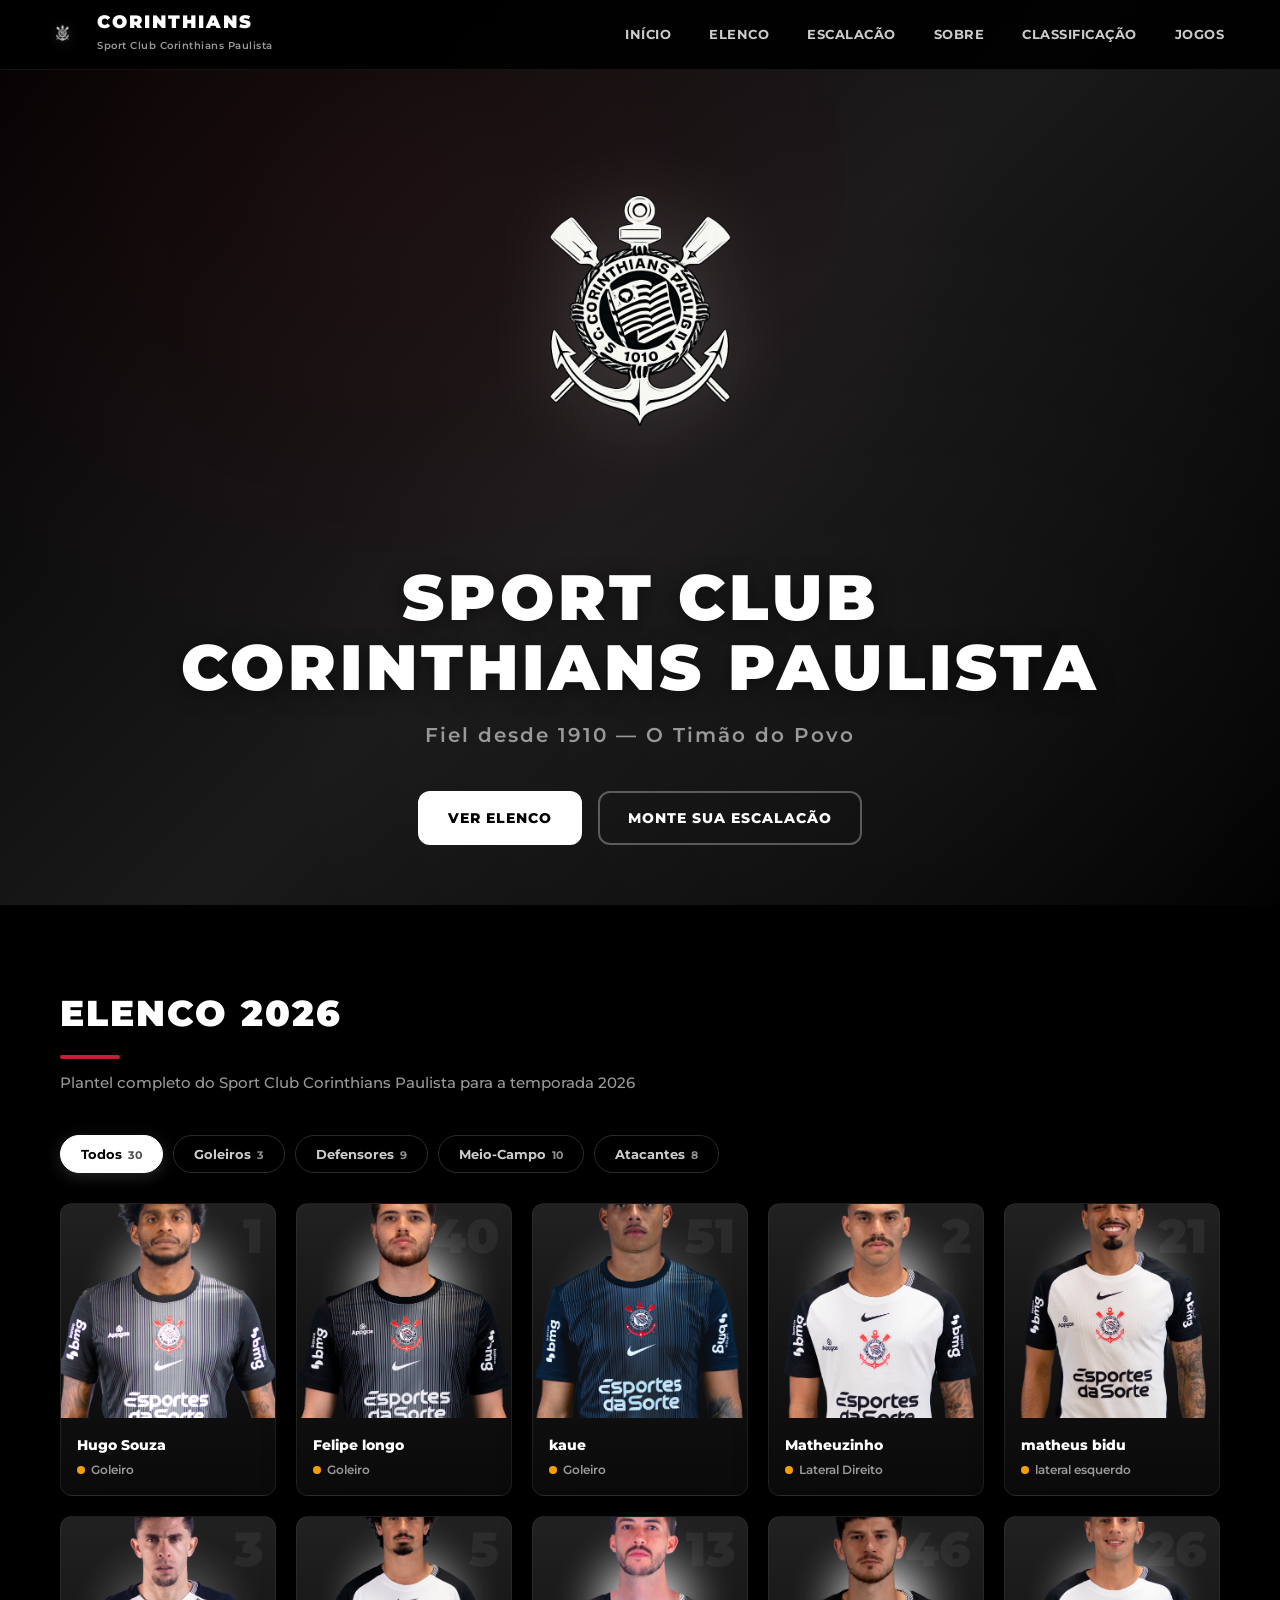
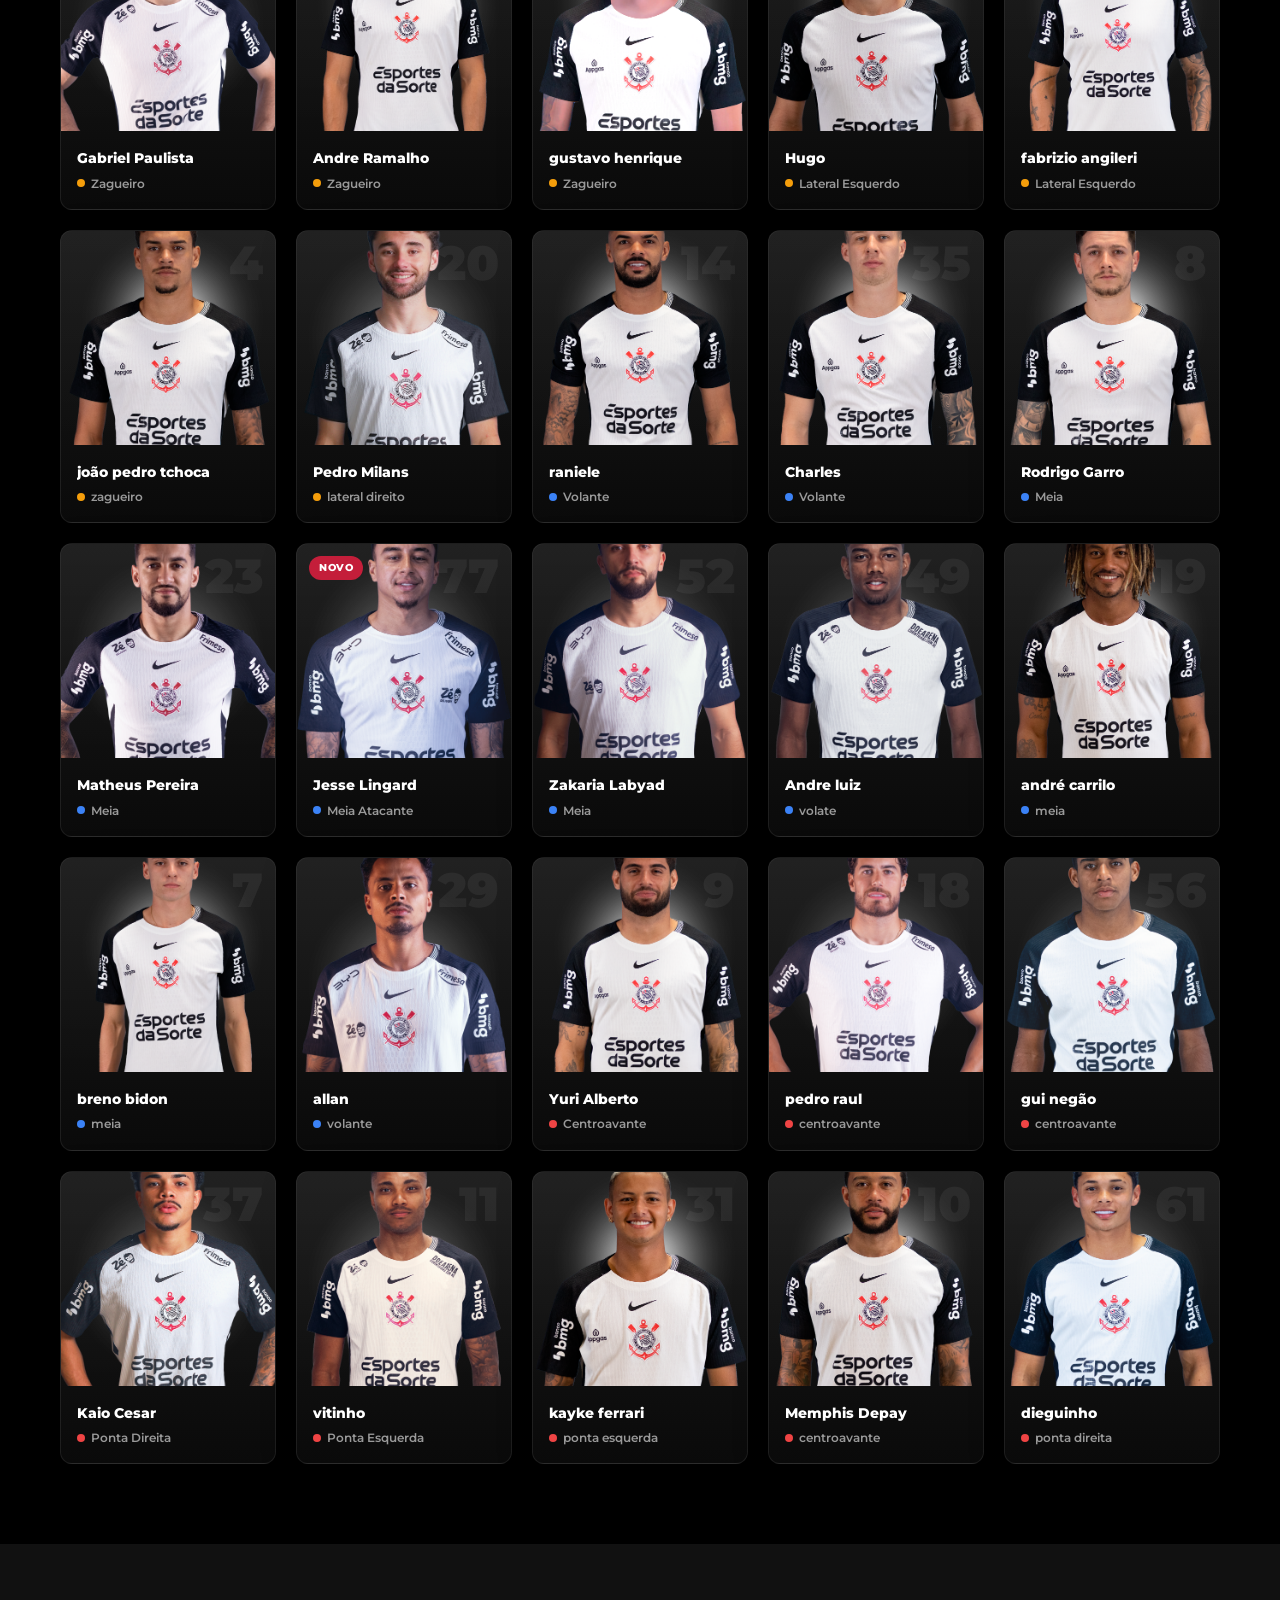
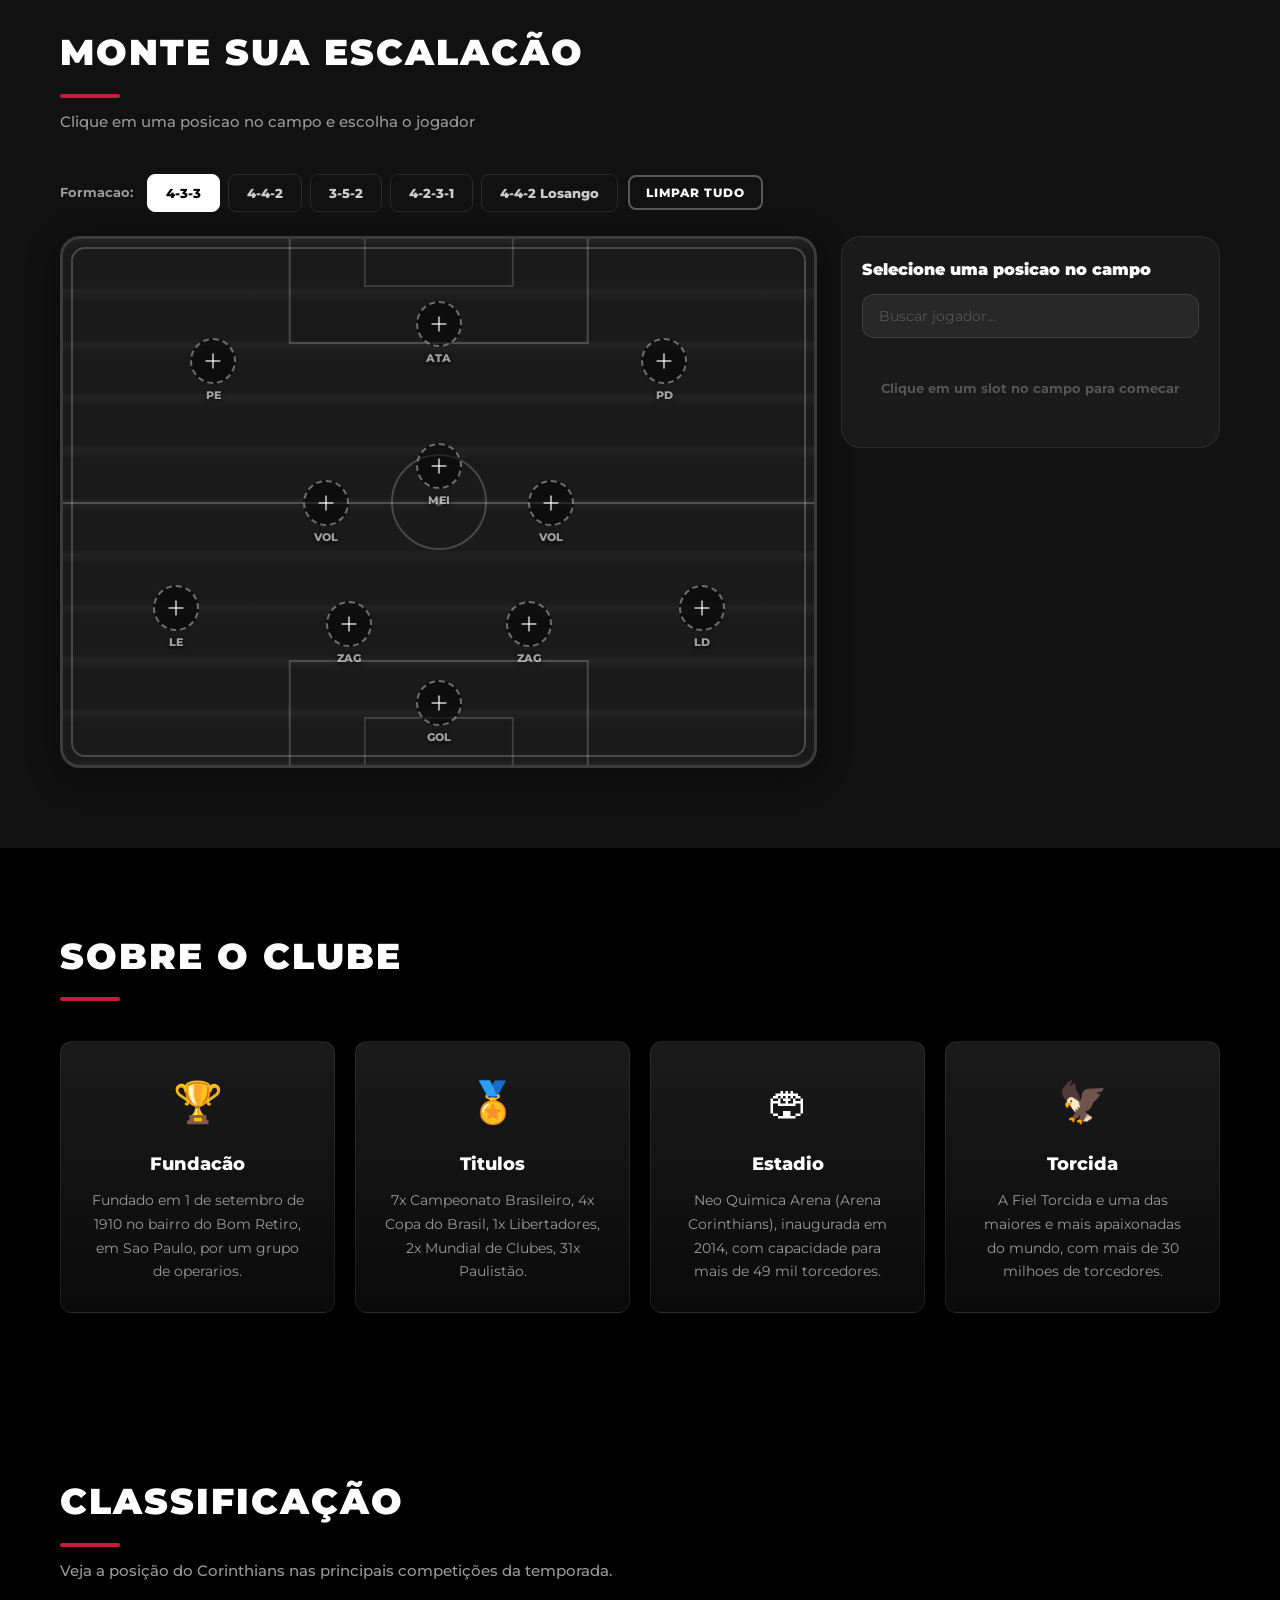
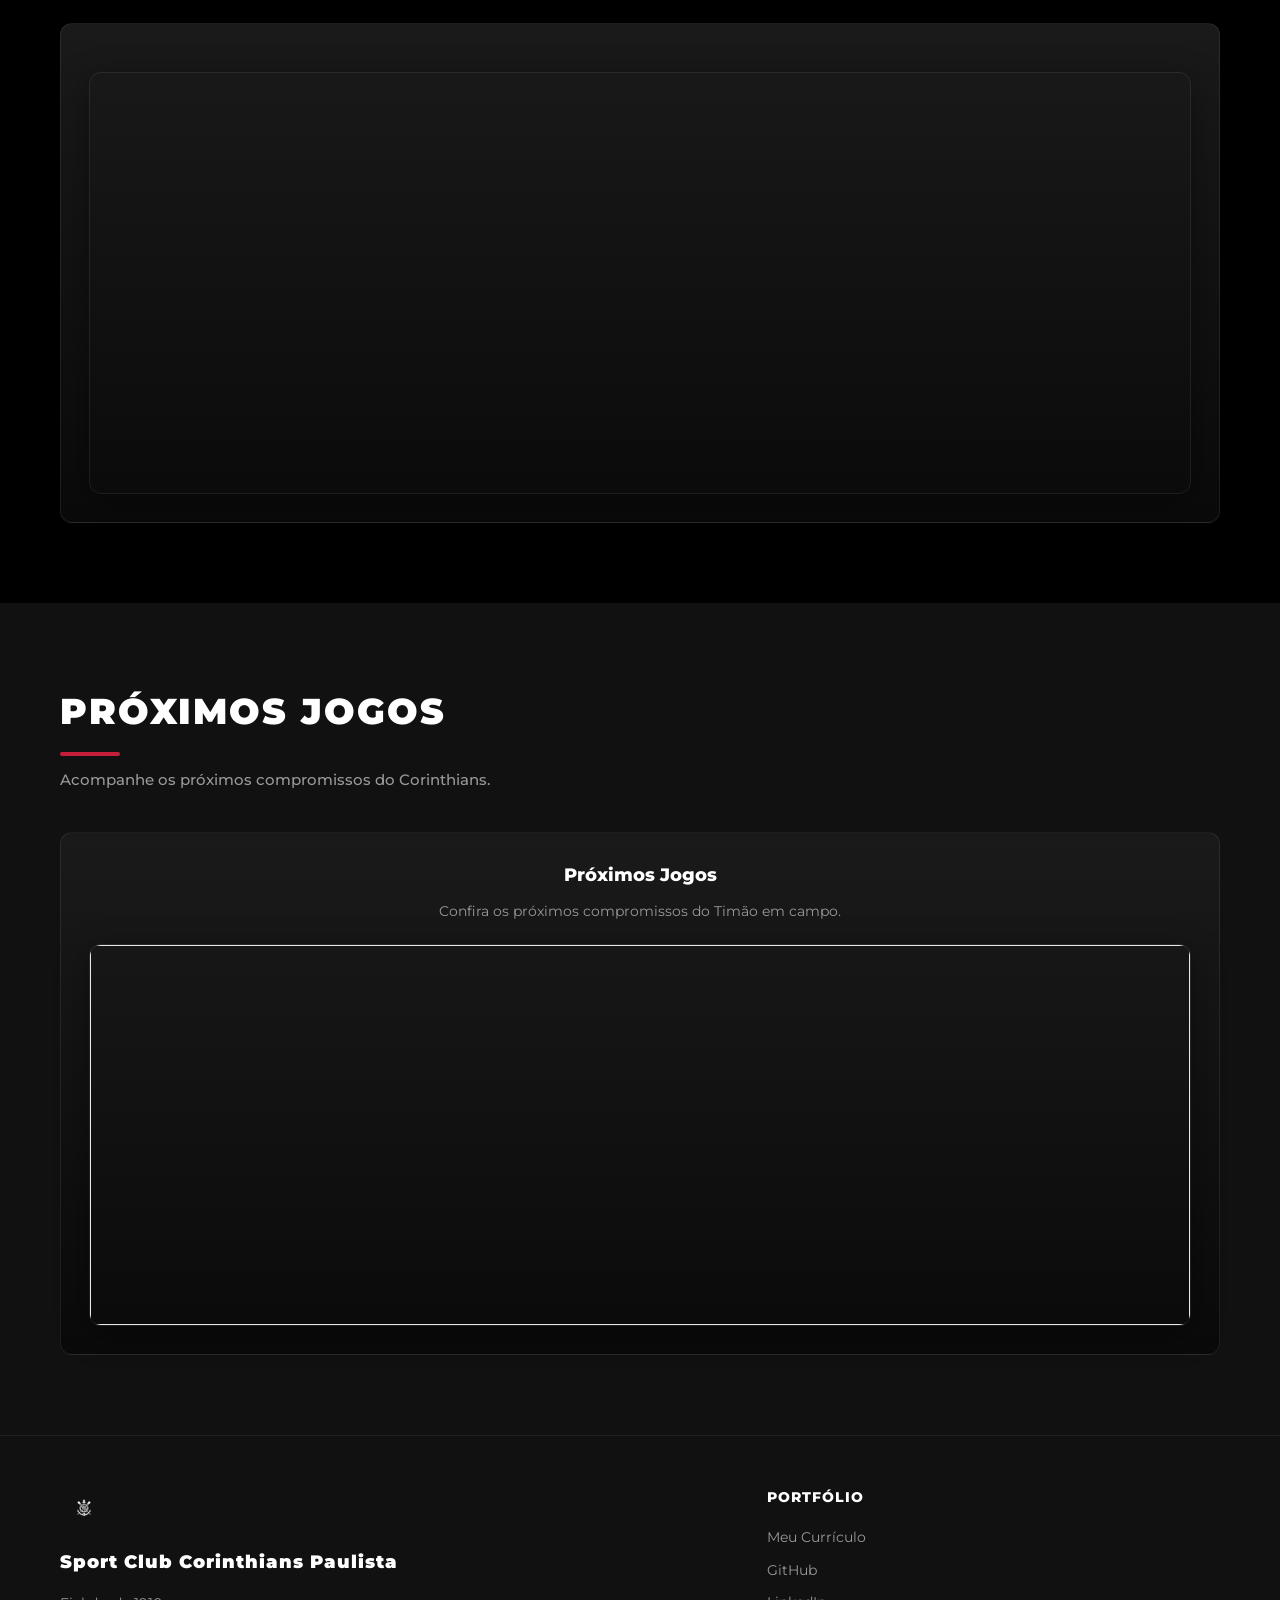
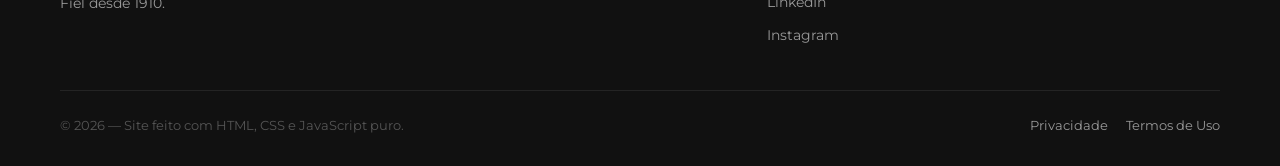
<file: index.html>
<!DOCTYPE html>
<html lang="pt-BR">
<head>
  <meta charset="UTF-8" />
  <meta name="viewport" content="width=device-width, initial-scale=1.0" />
  <title>Sport Club Corinthians Paulista</title>
  <meta name="description" content="Site completo do Sport Club Corinthians Paulista com elenco, escalacao interativa e informacoes do clube." />
  <link rel="stylesheet" href="style.css" />
  <link rel="icon" type="image/png" href="imagens/favicon_180x180.png">
  <!-- Fonte profissional -->
  <link rel="preconnect" href="https://fonts.googleapis.com" />
  <link rel="preconnect" href="https://fonts.gstatic.com" crossorigin />
  <link href="https://fonts.googleapis.com/css2?family=Montserrat:wght@400;600;700;800;900&display=swap" rel="stylesheet" />
  <!-- Google tag (gtag.js) -->
<script async src="https://www.googletagmanager.com/gtag/js?id=G-05YJZ058RQ"></script>
<script>
  window.dataLayer = window.dataLayer || [];
  function gtag(){dataLayer.push(arguments);}
  gtag('js', new Date());

  gtag('config', 'G-05YJZ058RQ');
</script>
</head>
<body>

  <!-- ==================== HEADER ==================== -->
  <header id="header">
    <div class="container header-inner">
      <!-- Logo / Escudo -->
      <div class="brand">
        <img
          src="imagens/logo.01.png"
          alt="Escudo do Corinthians"
          class="brand-logo"
        />
        <div class="brand-text">
          <h1>CORINTHIANS</h1>
          <span>Sport Club Corinthians Paulista</span>
        </div>
      </div>

      <!-- Menu de navegacao -->
      <nav id="mainNav" class="nav" aria-label="Navegacao principal">
        <a href="#hero" class="nav-link">Início</a>
        <a href="#elenco" class="nav-link">Elenco</a>
        <a href="#escalacao" class="nav-link">Escalacão</a>
        <a href="#sobre" class="nav-link">Sobre</a>
        <a href="#classificacao" class="nav-link">Classificação</a>
        <a href="#proximos-jogos" class="nav-link">Jogos</a>
      </nav>

      <!-- Botao hamburger (mobile) -->
      <button class="hamburger" id="hamburgerBtn" type="button" aria-label="Abrir menu">
        <span></span>
        <span></span>
        <span></span>
      </button>
    </div>
  </header>

  <!-- ==================== HERO ==================== -->
  <section id="hero" class="hero">
    <div class="hero-overlay"></div>
    <div class="container hero-content">
      <img
        src="imagens/logo.01.png"
        alt="Escudo Corinthians"
        class="hero-badge"
      />
      <h2 class="hero-title">SPORT CLUB<br/>CORINTHIANS PAULISTA</h2>
      <p class="hero-subtitle">Fiel desde 1910 &mdash; O Timão do Povo</p>
      <div class="hero-buttons">
        <a href="#elenco" class="btn btn-primary">Ver Elenco</a>
        <a href="#escalacao" class="btn btn-outline">Monte sua Escalacão</a>
      </div>
    </div>
  </section>

  <main>
    <!-- ==================== ELENCO ==================== -->
    <section id="elenco" class="section">
      <div class="container">
        <div class="section-header">
          <h2 class="section-title">ELENCO 2026</h2>
          <div class="section-bar"></div>
          <p class="section-sub">Plantel completo do Sport Club Corinthians Paulista para a temporada 2026</p>
        </div>

        <!-- Filtros de posicao -->
        <div class="filters" id="squadFilters"></div>

        <!-- Grid de jogadores (renderizado via JS) -->
        <div class="players-grid" id="squadGrid" aria-live="polite"></div>
      </div>
    </section>

    <!-- ==================== ESCALACAO ==================== -->
    <section id="escalacao" class="section section-dark">
      <div class="container">
        <div class="section-header">
          <h2 class="section-title">MONTE SUA ESCALACÃO</h2>
          <div class="section-bar"></div>
          <p class="section-sub">Clique em uma posicao no campo e escolha o jogador</p>
        </div>

        <!-- Barra de formacoes -->
        <div class="formation-bar">
          <span class="formation-label">Formacao:</span>
          <div id="formationButtons" class="formation-buttons"></div>
          <button class="btn btn-small btn-outline" id="btnClearAll" type="button">Limpar Tudo</button>
        </div>

        <!-- Layout: campo + painel lateral -->
        <div class="lineup-layout">
          <!-- Campo de futebol -->
          <div class="field-container">
            <div class="field-wrap">
              <div class="field-aspect"></div>
              <div class="field" aria-label="Campo de futebol">
                <div class="stripes" aria-hidden="true"></div>
                <div class="halfline" aria-hidden="true"></div>
                <div class="center-circle" aria-hidden="true"></div>
                <div class="center-dot" aria-hidden="true"></div>
                <div class="box-bottom" aria-hidden="true"></div>
                <div class="box-top" aria-hidden="true"></div>
                <div class="smallbox-bottom" aria-hidden="true"></div>
                <div class="smallbox-top" aria-hidden="true"></div>
                <div class="outline" aria-hidden="true"></div>
                <div id="slotsLayer"></div>
              </div>
            </div>
          </div>

          <!-- Painel de selecao de jogadores -->
          <aside class="picker-panel">
            <h3 id="pickerTitle">Selecione uma posicao no campo</h3>
            <input
              id="playerSearch"
              class="search-input"
              type="text"
              placeholder="Buscar jogador..."
              autocomplete="off"
            />
            <div class="picker-list" id="playerPickerList" aria-live="polite"></div>
            <div id="pickerEmpty" class="picker-empty" style="display:none;"></div>
          </aside>
        </div>
      </div>
    </section>

    <!-- ==================== SOBRE O CLUBE ==================== -->
    <section id="sobre" class="section">
      <div class="container">
        <div class="section-header">
          <h2 class="section-title">SOBRE O CLUBE</h2>
          <div class="section-bar"></div>
        </div>
        <div class="about-grid">
          <div class="about-card">
            <div class="about-icon">&#127942;</div>
            <h3>Fundacão</h3>
            <p>Fundado em 1 de setembro de 1910 no bairro do Bom Retiro, em Sao Paulo, por um grupo de operarios.</p>
          </div>
          <div class="about-card">
            <div class="about-icon">&#127941;</div>
            <h3>Titulos</h3>
            <p>7x Campeonato Brasileiro, 4x Copa do Brasil, 1x Libertadores, 2x Mundial de Clubes, 31x Paulistão.</p>
          </div>
          <div class="about-card">
            <div class="about-icon">&#127967;</div>
            <h3>Estadio</h3>
            <p>Neo Quimica Arena (Arena Corinthians), inaugurada em 2014, com capacidade para mais de 49 mil torcedores.</p>
          </div>
          <div class="about-card">
            <div class="about-icon">&#129413;</div>
            <h3>Torcida</h3>
            <p>A Fiel Torcida e uma das maiores e mais apaixonadas do mundo, com mais de 30 milhoes de torcedores.</p>
          </div>
        </div>
      </div>
    </section>
  </main>

  <!-- ==================== CLASSIFICAÇÃO ==================== -->
  <section id="classificacao" class="section">
    <div class="container">
      <div class="section-header">
        <h2 class="section-title">CLASSIFICAÇÃO</h2>
        <div class="section-bar"></div>
        <p class="section-sub">Veja a posição do Corinthians nas principais competições da temporada.</p>
      </div>

      <div class="about-card">
        <div class="embed-wrapper">
          <iframe
            title="API Futebol - Widget"
            loading="lazy"
            src="https://widget.api-futebol.com.br/render/widget_938f709387e0609d"
            width="100%"
            style="border:none;border-radius:0.125rem;background:transparent;width:100%;height:420px;"
            referrerpolicy="unsafe-url"
          ></iframe>
        </div>
      </div>
    </div>
  </section>

  <!-- ==================== PRÓXIMOS JOGOS ==================== -->
  <section id="proximos-jogos" class="section section-dark">
    <div class="container">
      <div class="section-header">
        <h2 class="section-title">PRÓXIMOS JOGOS</h2>
        <div class="section-bar"></div>
        <p class="section-sub">Acompanhe os próximos compromissos do Corinthians.</p>
      </div>

      <div class="about-card">
        <h3>Próximos Jogos</h3>
        <p>Confira os próximos compromissos do Timão em campo.</p>
        <div class="embed-wrapper">
          <iframe
            title="API Futebol - Widget"
            loading="lazy"
            src="https://widget.api-futebol.com.br/render/widget_a637f88e10d46758"
            width="100%"
            style="border:1px solid #E5E7EB;border-radius:0.375rem;background:transparent;width:100%;height:330px;"
            referrerpolicy="unsafe-url"
          ></iframe>
        </div>
      </div>
    </div>
  </section>

<!-- ==================== MODAL DO JOGADOR ==================== -->
<div id="playerModal" class="modal" aria-hidden="true">
  <div class="modal-backdrop" id="modalBackdrop"></div>
  <div class="modal-content">
    <button class="modal-close" id="closeModal" type="button" aria-label="Fechar">&times;</button>
    <div class="modal-header-info">
      <div class="modal-photo-wrap">
        <img id="modalPhoto" alt="Foto do jogador" />
      </div>
      <div class="modal-player-info">
        <h2 id="modalName"></h2>
        <p id="modalPosition" class="modal-position"></p>
      </div>
    </div>
    <div class="modal-body">
      <div class="modal-detail">
        <span class="modal-label">Idade</span>
        <span id="modalAge" class="modal-value"></span>
      </div>
      <div class="modal-detail">
        <span class="modal-label">Altura</span>
        <span id="modalHeight" class="modal-value"></span>
      </div>
      <div class="modal-detail">
        <span class="modal-label">Nacionalidade</span>
        <span id="modalNationality" class="modal-value"></span>
      </div>
      <div class="modal-detail">
        <span class="modal-label">Clube de Base</span>
        <span id="modalYouthClub" class="modal-value"></span>
      </div>
      <div class="modal-bio-section">
        <h4>Biografia</h4>
        <p id="modalBio"></p>
      </div>
    </div>
  </div>
</div>

 <!-- ==================== FOOTER ==================== -->
<footer class="footer">
  <div class="container">
    <div class="footer-grid">

      <!-- Marca -->
      <div class="footer-brand">
        <img
          src="imagens/logo.01.png"
          alt="Escudo Corinthians"
          class="footer-logo"
        />

        <h3>Sport Club Corinthians Paulista</h3>
        <p>Fiel desde 1910.</p>
      </div>

      <!-- Portfólio -->
      <div class="footer-column">
        <h4>Portfólio</h4>

        <a href="currículo.pdf" target="_blank">
          Meu Currículo
        </a>

        <a href="https://github.com/malvdiogo" target="_blank">
          GitHub
        </a>

        <a href="https://www.linkedin.com/in/diogo-nascimento-de-amorim-2632033b3/" target="_blank">
          LinkedIn
        </a>

        <a href="https://www.instagram.com/malvdiogo/" target="_blank">
          Instagram
        </a>
      </div>

    </div>

    <div class="footer-bottom">
      <p>
        © 2026 — Site feito com HTML, CSS e JavaScript puro.
      </p>

      <div class="footer-links">
        <a href="#">Privacidade</a>
        <a href="#">Termos de Uso</a>
      </div>
    </div>
  </div>
</footer><script src="script.js"></script></body>
</html>
</file>
<file: style.css>
/* ===========================================================
   STYLE.CSS - Site Sport Club Corinthians Paulista
   Paleta: Preto, Branco, Cinza, detalhes em Vermelho
   Totalmente responsivo com efeitos modernos
   =========================================================== */

:root {
  --black: #000000;
  --dark: #0a0a0a;
  --dark2: #111111;
  --dark3: #1a1a1a;
  --gray-dark: #2a2a2a;
  --gray: #555555;
  --gray-light: #999999;
  --gray-lighter: #cccccc;
  --white: #ffffff;
  --red: #c41e3a;
  --red-dark: #8b0000;
  --red-light: #e63946;
  --shadow: 0 8px 32px rgba(0, 0, 0, 0.4);
  --shadow-hover: 0 16px 48px rgba(0, 0, 0, 0.6);
  --radius: 12px;
  --radius-sm: 8px;
  --transition: 0.3s ease;
  --max-width: 1200px;
  --font: 'Montserrat', Arial, Helvetica, sans-serif;
}

*, *::before, *::after { box-sizing: border-box; margin: 0; padding: 0; }
html { scroll-behavior: smooth; }
body { font-family: var(--font); background: var(--black); color: var(--white); line-height: 1.6; overflow-x: hidden; }
a { color: inherit; text-decoration: none; }
button, input { font-family: inherit; border: none; outline: none; }
img { max-width: 100%; height: auto; }
.container { max-width: var(--max-width); margin: 0 auto; padding: 0 20px; }

/* HEADER */
header { position: fixed; top: 0; left: 0; width: 100%; z-index: 1000; background: rgba(0,0,0,0.92); backdrop-filter: blur(12px); border-bottom: 1px solid rgba(255,255,255,0.08); transition: background 0.3s ease; }
header.scrolled { background: rgba(0,0,0,0.98); box-shadow: 0 4px 20px rgba(0,0,0,0.5); }
.header-inner { display: flex; align-items: center; justify-content: space-between; padding: 12px 0; gap: 16px; }
.brand { display: flex; align-items: center; gap: 12px; flex-shrink: 0; }
.brand-logo { width: 45px; height: 45px; object-fit: contain; filter: drop-shadow(0 2px 6px rgba(255,255,255,0.15)); transition: transform var(--transition); }
.brand-logo:hover { transform: scale(1.1); }
.brand-text h1 { font-size: 18px; font-weight: 900; letter-spacing: 2px; line-height: 1; margin: 0; }
.brand-text span { font-size: 10px; color: var(--gray-light); font-weight: 600; letter-spacing: 0.5px; }
.nav { display: flex; gap: 6px; align-items: center; }
.nav-link { padding: 8px 16px; border-radius: var(--radius-sm); font-size: 13px; font-weight: 700; color: var(--gray-lighter); letter-spacing: 0.5px; text-transform: uppercase; transition: all var(--transition); position: relative; }
.nav-link:hover { color: var(--white); background: rgba(255,255,255,0.08); }
.nav-link::after { content: ''; position: absolute; bottom: 2px; left: 50%; transform: translateX(-50%); width: 0; height: 2px; background: var(--red); transition: width var(--transition); border-radius: 2px; }
.nav-link:hover::after { width: 60%; }
.hamburger { display: none; flex-direction: column; gap: 5px; background: none; cursor: pointer; padding: 8px; z-index: 1001; }
.hamburger span { display: block; width: 25px; height: 2px; background: var(--white); border-radius: 2px; transition: all var(--transition); }
.hamburger.active span:nth-child(1) { transform: rotate(45deg) translate(5px, 5px); }
.hamburger.active span:nth-child(2) { opacity: 0; }
.hamburger.active span:nth-child(3) { transform: rotate(-45deg) translate(5px, -5px); }

/* HERO */
.hero { position: relative; min-height: 100vh; display: flex; align-items: center; justify-content: center; text-align: center; overflow: hidden; background: linear-gradient(135deg, #000 0%, #1a1a1a 50%, #000 100%); }
.hero-overlay { position: absolute; inset: 0; z-index: 1; background: radial-gradient(ellipse at 30% 20%, rgba(196,30,58,0.08) 0%, transparent 50%), radial-gradient(ellipse at 70% 80%, rgba(255,255,255,0.03) 0%, transparent 50%); }
.hero-content { position: relative; z-index: 2; padding: 120px 20px 60px; }
.hero-badge { width: 160px; height: 160px; object-fit: contain; margin-bottom: 30px; filter: drop-shadow(0 0 40px rgba(255,255,255,0.15)); animation: float 3s ease-in-out infinite; }
@keyframes float { 0%, 100% { transform: translateY(0px); } 50% { transform: translateY(-12px); } }
.hero-title { font-size: clamp(32px, 6vw, 64px); font-weight: 900; letter-spacing: 4px; line-height: 1.1; margin-bottom: 16px; text-shadow: 0 4px 20px rgba(0,0,0,0.5); }
.hero-subtitle { font-size: clamp(14px, 2vw, 20px); color: var(--gray-light); font-weight: 600; letter-spacing: 2px; margin-bottom: 40px; }
.hero-buttons { display: flex; gap: 16px; justify-content: center; flex-wrap: wrap; }
.hero img {
  width: 50%;
  min-width: 650px;
  max-width: 900px;
  height: auto;
  margin-bottom: 1px;
}
/* BOTOES */
.btn { display: inline-flex; align-items: center; justify-content: center; padding: 14px 28px; border-radius: var(--radius); font-size: 14px; font-weight: 800; letter-spacing: 1px; text-transform: uppercase; cursor: pointer; transition: all var(--transition); text-decoration: none; }
.btn-primary { background: var(--white); color: var(--black); border: 2px solid var(--white); }
.btn-primary:hover { background: transparent; color: var(--white); box-shadow: 0 0 20px rgba(255,255,255,0.2); }
.btn-outline { background: transparent; color: var(--white); border: 2px solid rgba(255,255,255,0.3); }
.btn-outline:hover { border-color: var(--white); background: rgba(255,255,255,0.08); box-shadow: 0 0 20px rgba(255,255,255,0.1); }
.btn-small { padding: 8px 16px; font-size: 12px; border-radius: var(--radius-sm); }

/* SECOES */
.section { padding: 80px 0; }
.section-dark { background: var(--dark2); }
.section-header { margin-bottom: 40px; }
.section-title { font-size: clamp(24px, 4vw, 36px); font-weight: 900; letter-spacing: 2px; margin-bottom: 12px; }
.section-bar { height: 4px; width: 60px; background: var(--red); border-radius: 4px; margin-bottom: 12px; }
.section-sub { color: var(--gray-light); font-size: 15px; font-weight: 500; }

/* FILTROS */
.filters { display: flex; gap: 10px; flex-wrap: wrap; margin-bottom: 30px; }
.filter-btn { padding: 10px 20px; border-radius: 999px; border: 1px solid var(--gray-dark); background: transparent; color: var(--gray-lighter); cursor: pointer; transition: all var(--transition); font-weight: 700; font-size: 13px; }
.filter-btn:hover { border-color: var(--gray-light); color: var(--white); background: rgba(255,255,255,0.05); }
.filter-btn.active { background: var(--white); color: var(--black); border-color: var(--white); box-shadow: 0 4px 16px rgba(255,255,255,0.15); }
.filter-btn .count { margin-left: 6px; font-size: 11px; opacity: 0.7; }

/* GRID DE JOGADORES */
.players-grid { display: grid; grid-template-columns: repeat(auto-fill, minmax(200px, 1fr)); gap: 20px; }
.player-card { position: relative; background: linear-gradient(180deg, var(--dark3) 0%, var(--dark) 100%); border: 1px solid rgba(255,255,255,0.08); border-radius: var(--radius); overflow: hidden; cursor: pointer; transition: all var(--transition); box-shadow: var(--shadow); }
.player-card:hover { transform: translateY(-8px); border-color: rgba(255,255,255,0.25); box-shadow: var(--shadow-hover); }
.player-card .card-number { position: absolute; top: 8px; right: 12px; font-size: 48px; font-weight: 950; color: rgba(255,255,255,0.06); pointer-events: none; line-height: 1; }
.card-photo { width: 100%; aspect-ratio: 1/1; display: flex; align-items: center; justify-content: center; overflow: hidden; background: linear-gradient(180deg, rgba(255,255,255,0.03), transparent); position: relative; }
.card-photo img { width: 100%; height: 100%; object-fit: cover; transition: transform var(--transition); }
.player-card:hover .card-photo img { transform: scale(1.05); }
.card-placeholder { width: 80px; height: 80px; opacity: 0.3; }
.card-info { padding: 16px; }
.card-name { font-size: 14px; font-weight: 800; margin-bottom: 4px; white-space: nowrap; overflow: hidden; text-overflow: ellipsis; }
.card-position { font-size: 12px; color: var(--gray-light); font-weight: 600; display: flex; align-items: center; gap: 6px; }
.card-position .dot { width: 8px; height: 8px; border-radius: 50%; flex-shrink: 0; }
.card-badge { position: absolute; top: 12px; left: 12px; background: var(--red); color: var(--white); font-size: 10px; font-weight: 800; padding: 4px 10px; border-radius: 999px; letter-spacing: 0.5px; text-transform: uppercase; z-index: 2; }

/* MODAL */
.modal { display: none; position: fixed; inset: 0; z-index: 2000; align-items: center; justify-content: center; }
.modal.active { display: flex; }
.modal-backdrop { position: absolute; inset: 0; background: rgba(0,0,0,0.85); backdrop-filter: blur(6px); }
.modal-content { position: relative; background: var(--dark2); border: 1px solid rgba(255,255,255,0.1); border-radius: 20px; max-width: 520px; width: 90%; max-height: 90vh; overflow-y: auto; padding: 32px; box-shadow: 0 25px 60px rgba(0,0,0,0.7); animation: modalIn 0.3s ease; }
@keyframes modalIn { from { opacity: 0; transform: translateY(30px) scale(0.95); } to { opacity: 1; transform: translateY(0) scale(1); } }
.modal-close { position: absolute; top: 16px; right: 16px; width: 36px; height: 36px; border-radius: 50%; background: rgba(255,255,255,0.1); color: var(--white); font-size: 22px; cursor: pointer; display: grid; place-items: center; transition: all var(--transition); line-height: 1; }
.modal-close:hover { background: var(--red); transform: rotate(90deg); }
.modal-header-info { display: flex; gap: 20px; align-items: center; margin-bottom: 24px; }
.modal-photo-wrap { width: 100px; height: 100px; border-radius: 16px; overflow: hidden; flex-shrink: 0; border: 2px solid rgba(255,255,255,0.1); background: var(--dark3); display: flex; align-items: center; justify-content: center; }
.modal-photo-wrap img { width: 100%; height: 100%; object-fit: cover; }
.modal-player-info h2 { font-size: 22px; font-weight: 900; margin-bottom: 4px; }
.modal-position { color: var(--red-light); font-weight: 700; font-size: 14px; letter-spacing: 0.5px; }
.modal-body { display: grid; grid-template-columns: 1fr 1fr; gap: 16px; }
.modal-detail { background: rgba(255,255,255,0.04); border: 1px solid rgba(255,255,255,0.06); border-radius: var(--radius-sm); padding: 14px; }
.modal-label { display: block; font-size: 11px; color: var(--gray-light); font-weight: 700; text-transform: uppercase; letter-spacing: 1px; margin-bottom: 4px; }
.modal-value { font-size: 15px; font-weight: 800; }
.modal-bio-section { grid-column: 1 / -1; background: rgba(255,255,255,0.04); border: 1px solid rgba(255,255,255,0.06); border-radius: var(--radius-sm); padding: 16px; }
.modal-bio-section h4 { font-size: 13px; font-weight: 800; text-transform: uppercase; letter-spacing: 1px; color: var(--gray-lighter); margin-bottom: 8px; }
.modal-bio-section p { font-size: 14px; color: var(--gray-light); line-height: 1.7; }

/* ESCALACAO - CAMPO */
.formation-bar { display: flex; gap: 10px; flex-wrap: wrap; align-items: center; margin-bottom: 24px; }
.formation-label { color: var(--gray-light); font-size: 13px; font-weight: 700; margin-right: 4px; }
.formation-buttons { display: flex; gap: 8px; flex-wrap: wrap; }
.formation-btn { padding: 10px 18px; border-radius: var(--radius-sm); border: 1px solid var(--gray-dark); background: transparent; color: var(--gray-lighter); cursor: pointer; transition: all var(--transition); font-weight: 800; font-size: 13px; }
.formation-btn:hover { border-color: var(--gray-light); color: var(--white); }
.formation-btn.active { background: var(--white); color: var(--black); border-color: var(--white); }
.lineup-layout { display: grid; grid-template-columns: 1fr; gap: 24px; }
@media (min-width: 960px) { .lineup-layout { grid-template-columns: 2fr 1fr; align-items: start; } }
.field-container { width: 100%; }
.field-wrap { position: relative; width: 100%; border-radius: 20px; overflow: hidden; border: 3px solid rgba(255,255,255,0.15); background: #1a1a1a; box-shadow: var(--shadow); }
.field-aspect { padding-bottom: 70%; }
.field { position: absolute; inset: 0; }
.field .stripes { position: absolute; inset: 0; background: repeating-linear-gradient(180deg, rgba(255,255,255,0.04) 0%, transparent 2%, transparent 9%, rgba(255,255,255,0.04) 10%); }
.field .halfline { position: absolute; left: 0; right: 0; top: 50%; height: 2px; background: rgba(255,255,255,0.2); }
.field .center-circle { position: absolute; left: 50%; top: 50%; width: 96px; height: 96px; transform: translate(-50%,-50%); border-radius: 50%; border: 2px solid rgba(255,255,255,0.2); }
.field .center-dot { position: absolute; left: 50%; top: 50%; width: 8px; height: 8px; transform: translate(-50%,-50%); border-radius: 50%; background: rgba(255,255,255,0.3); }
.field .box-bottom { position: absolute; left: 50%; bottom: 0; width: 40%; height: 20%; transform: translateX(-50%); border: 2px solid rgba(255,255,255,0.2); border-bottom: 0; }
.field .box-top { position: absolute; left: 50%; top: 0; width: 40%; height: 20%; transform: translateX(-50%); border: 2px solid rgba(255,255,255,0.2); border-top: 0; }
.field .smallbox-bottom { position: absolute; left: 50%; bottom: 0; width: 20%; height: 48px; transform: translateX(-50%); border: 2px solid rgba(255,255,255,0.15); border-bottom: 0; }
.field .smallbox-top { position: absolute; left: 50%; top: 0; width: 20%; height: 48px; transform: translateX(-50%); border: 2px solid rgba(255,255,255,0.15); border-top: 0; }
.field .outline { position: absolute; inset: 8px; border: 2px solid rgba(255,255,255,0.2); border-radius: 14px; }
.slot-btn { position: absolute; transform: translate(-50%,-50%); background: transparent; border: 0; padding: 0; cursor: pointer; z-index: 5; }
.slot-empty { display: flex; flex-direction: column; align-items: center; gap: 4px; }
.slot-plus { width: 46px; height: 46px; border-radius: 50%; border: 2px dashed rgba(255,255,255,0.4); background: rgba(0,0,0,0.5); display: grid; place-items: center; transition: all var(--transition); }
.slot-label { font-size: 11px; color: rgba(255,255,255,0.6); font-weight: 800; text-shadow: 0 1px 4px rgba(0,0,0,0.8); }
.slot-btn:hover .slot-plus { border-color: var(--white); background: rgba(255,255,255,0.15); transform: scale(1.1); }
.slot-btn.selected .slot-plus { border-color: var(--red); border-style: solid; background: rgba(196,30,58,0.3); box-shadow: 0 0 20px rgba(196,30,58,0.4); transform: scale(1.15); }
.slot-filled { display: flex; flex-direction: column; align-items: center; gap: 3px; position: relative; }
.slot-filled .jersey-wrap { filter: drop-shadow(0 4px 10px rgba(0,0,0,0.5)); transition: transform var(--transition); }
.slot-btn:hover .slot-filled .jersey-wrap { transform: scale(1.08); }
.slot-filled .namechip { max-width: 110px; padding: 3px 8px; border-radius: 6px; background: rgba(0,0,0,0.85); color: var(--white); font-size: 10px; font-weight: 800; overflow: hidden; text-overflow: ellipsis; white-space: nowrap; box-shadow: 0 4px 12px rgba(0,0,0,0.4); border: 1px solid rgba(255,255,255,0.1); }
.remove-x { position: absolute; top: -6px; right: -6px; width: 20px; height: 20px; border-radius: 50%; background: var(--red); color: var(--white); display: grid; place-items: center; font-size: 12px; font-weight: 900; opacity: 0; transition: opacity var(--transition); border: 2px solid var(--dark2); cursor: pointer; }
.slot-btn:hover .remove-x { opacity: 1; }

/* PICKER PANEL */
.picker-panel { background: var(--dark3); border: 1px solid rgba(255,255,255,0.08); border-radius: 20px; padding: 20px; max-height: 550px; overflow: hidden; display: flex; flex-direction: column; }
.picker-panel h3 { margin: 0 0 12px; font-size: 16px; font-weight: 900; }
.search-input { width: 100%; padding: 12px 16px; border-radius: var(--radius); background: rgba(255,255,255,0.06); border: 1px solid rgba(255,255,255,0.1); color: var(--white); font-size: 14px; transition: border-color var(--transition); }
.search-input::placeholder { color: var(--gray); }
.search-input:focus { border-color: rgba(255,255,255,0.3); }
.picker-list { margin-top: 12px; padding-right: 4px; overflow-y: auto; flex: 1; display: flex; flex-direction: column; gap: 8px; }
.picker-list::-webkit-scrollbar { width: 6px; }
.picker-list::-webkit-scrollbar-thumb { background: var(--gray-dark); border-radius: 6px; }
.picker-list::-webkit-scrollbar-track { background: transparent; }
.picker-card { width: 100%; display: flex; align-items: center; gap: 10px; padding: 10px 12px; border-radius: var(--radius-sm); border: 1px solid rgba(255,255,255,0.08); background: rgba(255,255,255,0.03); cursor: pointer; transition: all var(--transition); text-align: left; }
.picker-card:hover { background: rgba(255,255,255,0.08); border-color: rgba(255,255,255,0.2); }
.picker-card:disabled { opacity: 0.4; cursor: not-allowed; }
.picker-avatar { width: 36px; height: 36px; border-radius: 50%; overflow: hidden; display: grid; place-items: center; flex-shrink: 0; background: var(--dark); border: 1px solid rgba(255,255,255,0.1); }
.picker-info { flex: 1; min-width: 0; }
.picker-name { margin: 0; font-size: 13px; font-weight: 800; white-space: nowrap; overflow: hidden; text-overflow: ellipsis; }
.picker-pos { margin: 2px 0 0; font-size: 11px; color: var(--gray-light); font-weight: 600; }
.picker-empty { color: var(--gray); font-size: 13px; text-align: center; padding: 28px 0; font-weight: 700; }

/* SOBRE */
.about-grid { display: grid; grid-template-columns: repeat(auto-fill, minmax(250px, 1fr)); gap: 20px; }
.about-card { background: linear-gradient(180deg, var(--dark3), var(--dark)); border: 1px solid rgba(255,255,255,0.08); border-radius: var(--radius); padding: 28px; text-align: center; transition: all var(--transition); }
.about-card:hover { transform: translateY(-6px); border-color: rgba(255,255,255,0.18); box-shadow: var(--shadow-hover); }
.about-icon { font-size: 40px; margin-bottom: 16px; }
.about-card h3 { font-size: 18px; font-weight: 800; margin-bottom: 10px; }
.about-card p { font-size: 14px; color: var(--gray-light); line-height: 1.7; }
.embed-wrapper { width: 100%; margin: 20px 0 0; border-radius: var(--radius); overflow: hidden; border: 1px solid rgba(255,255,255,0.08); box-shadow: var(--shadow); }
.embed-wrapper iframe { width: 100%; min-height: 380px; border: 0; display: block; }

/* SOBRE O DESENVOLVEDOR */
#sobre\ o\ desenvolvedor {
  background: linear-gradient(135deg, var(--dark2) 0%, var(--dark3) 50%, var(--dark2) 100%);
}

#sobre\ o\ desenvolvedor section {
  padding: 60px 0;
  position: relative;
}

#sobre\ o\ desenvolvedor section::before {
  content: '';
  position: absolute;
  inset: 0;
  background: radial-gradient(ellipse at 70% 80%, rgba(255, 255, 255, 0.02) 0%, transparent 50%);
  pointer-events: none;
}

#sobre\ o\ desenvolvedor .container {
  position: relative;
  z-index: 1;
}

#sobre\ o\ desenvolvedor h1 {
  font-size: clamp(28px, 5vw, 48px);
  font-weight: 900;
  letter-spacing: 2px;
  line-height: 1.1;
  margin-bottom: 24px;
  text-shadow: 0 4px 20px rgba(0, 0, 0, 0.5);
  color: var(--red-light);
}

#sobre\ o\ desenvolvedor h2 {
  font-size: clamp(24px, 4vw, 36px);
  font-weight: 900;
  letter-spacing: 2px;
  margin-bottom: 20px;
  color: var(--white);
  position: relative;
  display: inline-block;
  padding-bottom: 12px;
}

#sobre\ o\ desenvolvedor h2::before {
  content: '';
  position: absolute;
  bottom: 0;
  left: 0;
  width: 60px;
  height: 4px;
  background: var(--red);
  border-radius: 2px;
}

#sobre\ o\ desenvolvedor h3 {
  font-size: clamp(20px, 3vw, 28px);
  font-weight: 800;
  letter-spacing: 1.5px;
  margin-bottom: 20px;
  color: var(--red-light);
}

#sobre\ o\ desenvolvedor p {
  font-size: 15px;
  font-weight: 500;
  color: var(--white);
  margin-bottom: 20px;
  line-height: 1.8;
  max-width: 900px;
}

#sobre\ o\ desenvolvedor img {
  width: 220px;
  height: auto;
  border-radius: var(--radius);
  margin: 30px 0;
  display: block;
  border: 1px solid rgba(255, 255, 255, 0.1);
  box-shadow: var(--shadow);
  transition: all var(--transition);
}

#sobre\ o\ desenvolvedor img:hover {
  box-shadow: var(--shadow-hover);
  transform: scale(1.03);
}

#sobre\ o\ desenvolvedor a {
  display: inline-flex;
  align-items: center;
  justify-content: center;
  padding: 14px 28px;
  margin-top: 10px;
  margin-right: 10px;
  border-radius: var(--radius);
  font-size: 13px;
  font-weight: 800;
  letter-spacing: 1px;
  text-transform: uppercase;
  cursor: pointer;
  transition: all var(--transition);
  border: 2px solid var(--red);
  background: transparent;
  color: var(--white);
  position: relative;
  overflow: hidden;
}

#sobre\ o\ desenvolvedor a::before {
  content: '';
  position: absolute;
  top: 0;
  left: -100%;
  width: 100%;
  height: 100%;
  background: var(--red);
  z-index: -1;
  transition: left var(--transition);
}

#sobre\ o\ desenvolvedor a:hover {
  color: var(--white);
  transform: translateY(-2px);
  box-shadow: 0 8px 24px rgba(196, 30, 58, 0.4);
}

#sobre\ o\ desenvolvedor a:hover::before {
  left: 0;
}

/* FOOTER */
.footer {
  width: 100%;
  background: var(--dark2);
  border-top: 1px solid rgba(255,255,255,0.06);
  padding: 50px 0 30px;
}

.footer-grid {
  display: grid;
  grid-template-columns: 1.5fr 1fr;
  gap: 28px;
  align-items: start;
}

.footer-brand {
  display: grid;
  gap: 14px;
}

.footer-logo {
  width: 48px;
  height: 48px;
  object-fit: contain;
}

.footer-brand h3 {
  font-size: 18px;
  font-weight: 900;
  letter-spacing: 1px;
  margin: 0;
}

.footer-brand p {
  font-size: 14px;
  color: var(--gray-light);
  margin: 0;
  line-height: 1.8;
  max-width: 420px;
}

.footer-column h4 {
  font-size: 14px;
  font-weight: 800;
  text-transform: uppercase;
  letter-spacing: 1px;
  margin-bottom: 18px;
  color: var(--white);
}

.footer-column a {
  display: block;
  font-size: 14px;
  color: var(--gray-light);
  margin-bottom: 10px;
  transition: color var(--transition);
}

.footer-column a:hover {
  color: var(--white);
}

.footer-bottom {
  display: flex;
  justify-content: space-between;
  align-items: center;
  gap: 16px;
  margin-top: 34px;
  border-top: 1px solid rgba(255,255,255,0.08);
  padding-top: 24px;
}

.footer-bottom p {
  color: var(--gray);
  font-size: 13px;
  margin: 0;
}

.footer-links {
  display: flex;
  gap: 18px;
  flex-wrap: wrap;
}

.footer-links a {
  color: var(--gray-light);
  font-size: 13px;
  transition: color var(--transition);
}

.footer-links a:hover {
  color: var(--white);
}

/* RESPONSIVIDADE */
@media (max-width: 768px) {
  .nav { display: none; position: fixed; top: 0; left: 0; width: 100%; height: 100vh; background: rgba(0,0,0,0.97); flex-direction: column; align-items: center; justify-content: center; gap: 20px; z-index: 999; }
  .nav.open { display: flex; }
  .nav-link { font-size: 20px; padding: 14px 30px; }
  .hamburger { display: flex; }
  .hero-badge { width: 120px; height: 120px; }
  .players-grid { grid-template-columns: repeat(auto-fill, minmax(160px, 1fr)); gap: 14px; }
  .modal-content { padding: 24px; width: 95%; }
  .modal-header-info { flex-direction: column; text-align: center; }
  .modal-body { grid-template-columns: 1fr; }
  .footer-grid { grid-template-columns: 1fr; }
  .footer-bottom { flex-direction: column; text-align: center; }
  .footer-links { justify-content: center; }

  #sobre\ o\ desenvolvedor section { padding: 40px 0; }
  #sobre\ o\ desenvolvedor h1 { font-size: 28px; }
  #sobre\ o\ desenvolvedor h2 { font-size: 24px; }
  #sobre\ o\ desenvolvedor h3 { font-size: 20px; }
  #sobre\ o\ desenvolvedor p { font-size: 14px; }
  #sobre\ o\ desenvolvedor a { padding: 12px 24px; font-size: 12px; margin-right: 8px; }
  #sobre\ o\ desenvolvedor img { width: 160px; }
}
@media (max-width: 480px) {
  .header-inner { padding: 10px 0; }
  .brand-text h1 { font-size: 15px; }
  .brand-logo { width: 36px; height: 36px; }
  .section { padding: 50px 0; }
  .hero-content { padding: 100px 16px 40px; }
  .hero-badge { width: 100px; height: 100px; }
  .hero-buttons { flex-direction: column; align-items: center; }
  .btn { width: 100%; max-width: 280px; justify-content: center; }
  .players-grid { grid-template-columns: repeat(2, 1fr); gap: 12px; }
  .card-info { padding: 12px; }
  .card-name { font-size: 12px; }
  .about-grid { grid-template-columns: 1fr; }
  .formation-bar { flex-direction: column; align-items: flex-start; }
  .slot-plus { width: 36px; height: 36px; }
  .slot-label { font-size: 9px; }
  .slot-filled .namechip { font-size: 8px; max-width: 80px; }
  .field .center-circle { width: 60px; height: 60px; }

  #sobre\ o\ desenvolvedor section { padding: 30px 0; }
  #sobre\ o\ desenvolvedor h1 { font-size: 22px; margin-bottom: 15px; }
  #sobre\ o\ desenvolvedor h2 { font-size: 18px; }
  #sobre\ o\ desenvolvedor h2::before { width: 40px; }
  #sobre\ o\ desenvolvedor h3 { font-size: 16px; }
  #sobre\ o\ desenvolvedor p { font-size: 13px; }
  #sobre\ o\ desenvolvedor a { padding: 10px 20px; font-size: 11px; margin-right: 5px; }
  #sobre\ o\ desenvolvedor img { width: 120px; }
}
</file>
